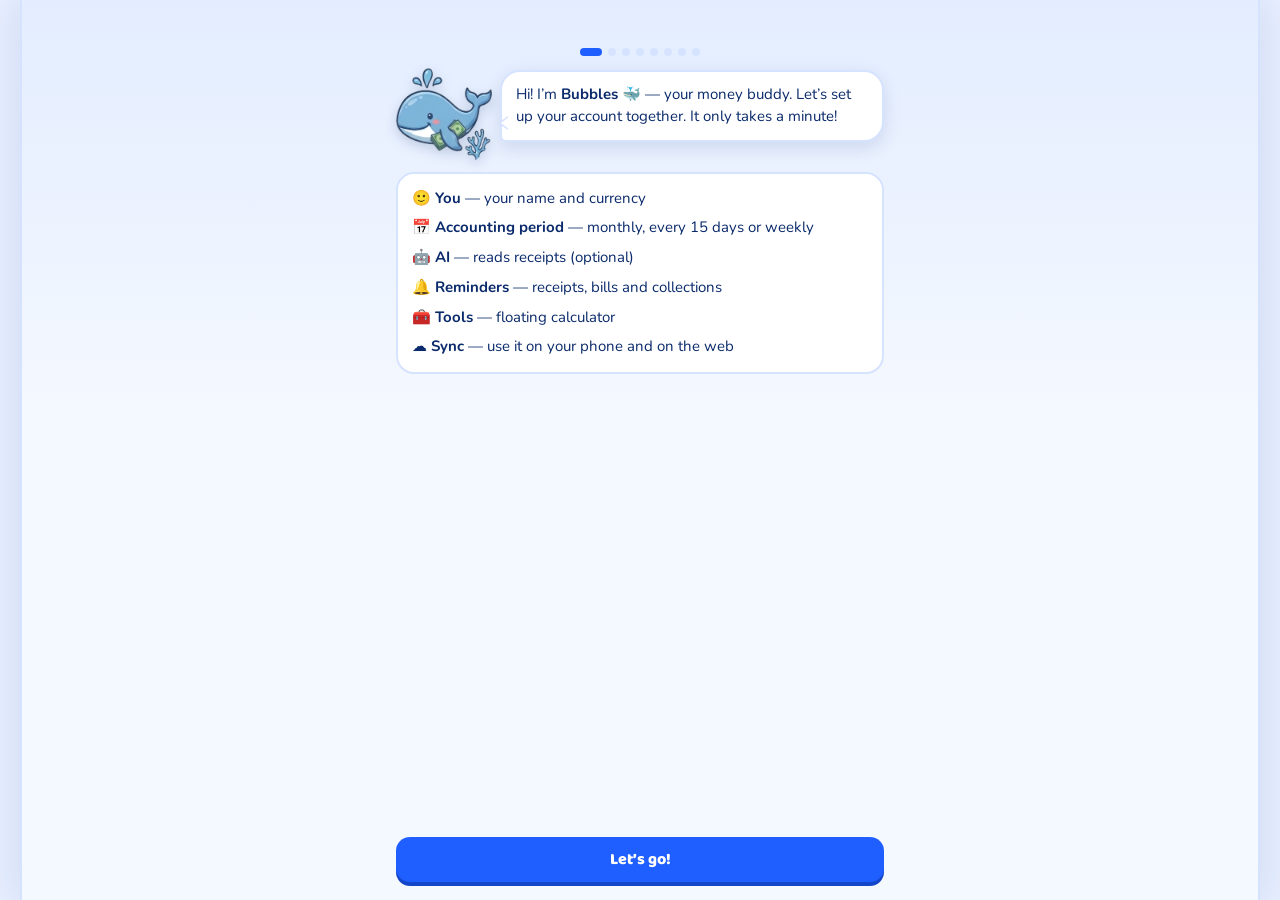
<file: index.html>
<!doctype html>
<html lang="en">
  <head>
    <meta charset="UTF-8" />
    <meta name="viewport" content="width=device-width, initial-scale=1, viewport-fit=cover, interactive-widget=resizes-content" />
    <meta name="theme-color" content="#1F5EFF" />
    <link rel="icon" type="image/png" href="./favicon.png" />
    <link rel="manifest" href="./manifest.webmanifest" />
    <link rel="apple-touch-icon" href="./icons/apple-touch-icon.png" />
    <meta name="mobile-web-app-capable" content="yes" />
    <meta name="apple-mobile-web-app-capable" content="yes" />
    <title>Budget Bubble</title>
    <link rel="preconnect" href="https://fonts.googleapis.com" />
    <link rel="preconnect" href="https://fonts.gstatic.com" crossorigin />
    <link href="https://fonts.googleapis.com/css2?family=Baloo+2:wght@500;600;700;800&family=Nunito:wght@500;600;700;800&display=swap" rel="stylesheet" />
    <script type="module" crossorigin src="./assets/index-CPr5eArC.js"></script>
    <link rel="stylesheet" crossorigin href="./assets/index-D7utLaLy.css">
  </head>
  <body>
    <div id="root"></div>
  </body>
</html>
</file>
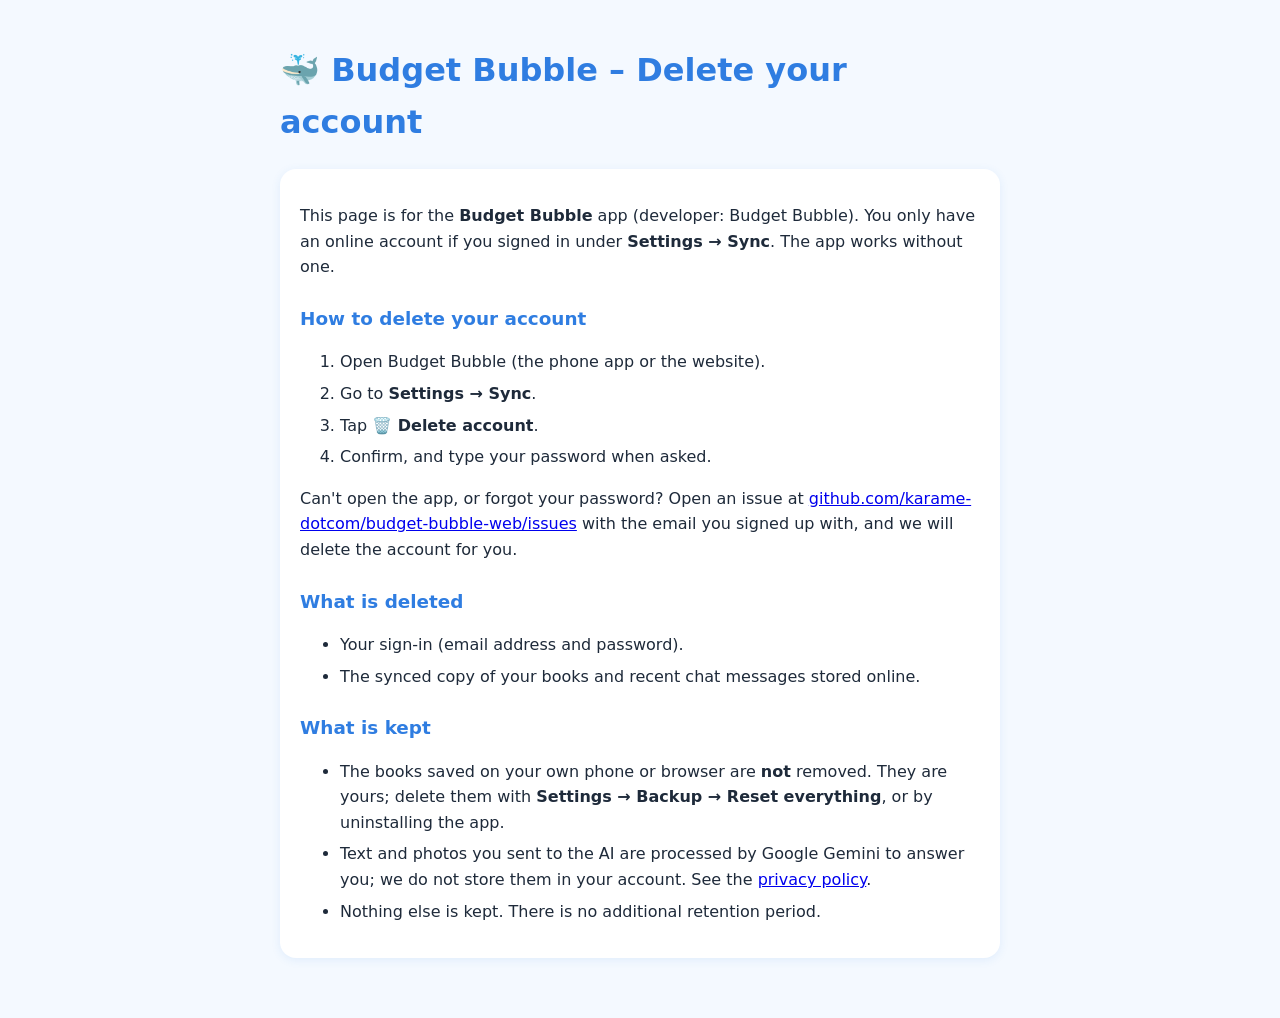
<file: delete-account.html>
<!DOCTYPE html>
<html lang="en">
<head>
<meta charset="utf-8">
<meta name="viewport" content="width=device-width, initial-scale=1">
<title>Budget Bubble – Delete your account</title>
<style>
body{font-family:system-ui,-apple-system,Segoe UI,Roboto,sans-serif;background:#f4f9ff;color:#1e2a3a;margin:0;line-height:1.6}
main{max-width:720px;margin:0 auto;padding:24px 18px 60px}
h1{color:#2f7de1}h2{margin-top:24px;color:#2f7de1;font-size:1.15rem}
.card{background:#fff;border-radius:16px;padding:18px 20px;box-shadow:0 2px 10px rgba(47,125,225,.1)}
li{margin:6px 0}
</style>
</head>
<body>
<main>
<h1>🐳 Budget Bubble – Delete your account</h1>
<div class="card">
<p>This page is for the <b>Budget Bubble</b> app (developer: Budget Bubble). You only have an online account if you signed in under <b>Settings → Sync</b>. The app works without one.</p>

<h2>How to delete your account</h2>
<ol>
<li>Open Budget Bubble (the phone app or the website).</li>
<li>Go to <b>Settings → Sync</b>.</li>
<li>Tap <b>🗑️ Delete account</b>.</li>
<li>Confirm, and type your password when asked.</li>
</ol>
<p>Can't open the app, or forgot your password? Open an issue at <a href="https://github.com/karame-dotcom/budget-bubble-web/issues">github.com/karame-dotcom/budget-bubble-web/issues</a> with the email you signed up with, and we will delete the account for you.</p>

<h2>What is deleted</h2>
<ul>
<li>Your sign-in (email address and password).</li>
<li>The synced copy of your books and recent chat messages stored online.</li>
</ul>

<h2>What is kept</h2>
<ul>
<li>The books saved on your own phone or browser are <b>not</b> removed. They are yours; delete them with <b>Settings → Backup → Reset everything</b>, or by uninstalling the app.</li>
<li>Text and photos you sent to the AI are processed by Google Gemini to answer you; we do not store them in your account. See the <a href="privacy.html">privacy policy</a>.</li>
<li>Nothing else is kept. There is no additional retention period.</li>
</ul>
</div>
</main>
</body>
</html>
</file>
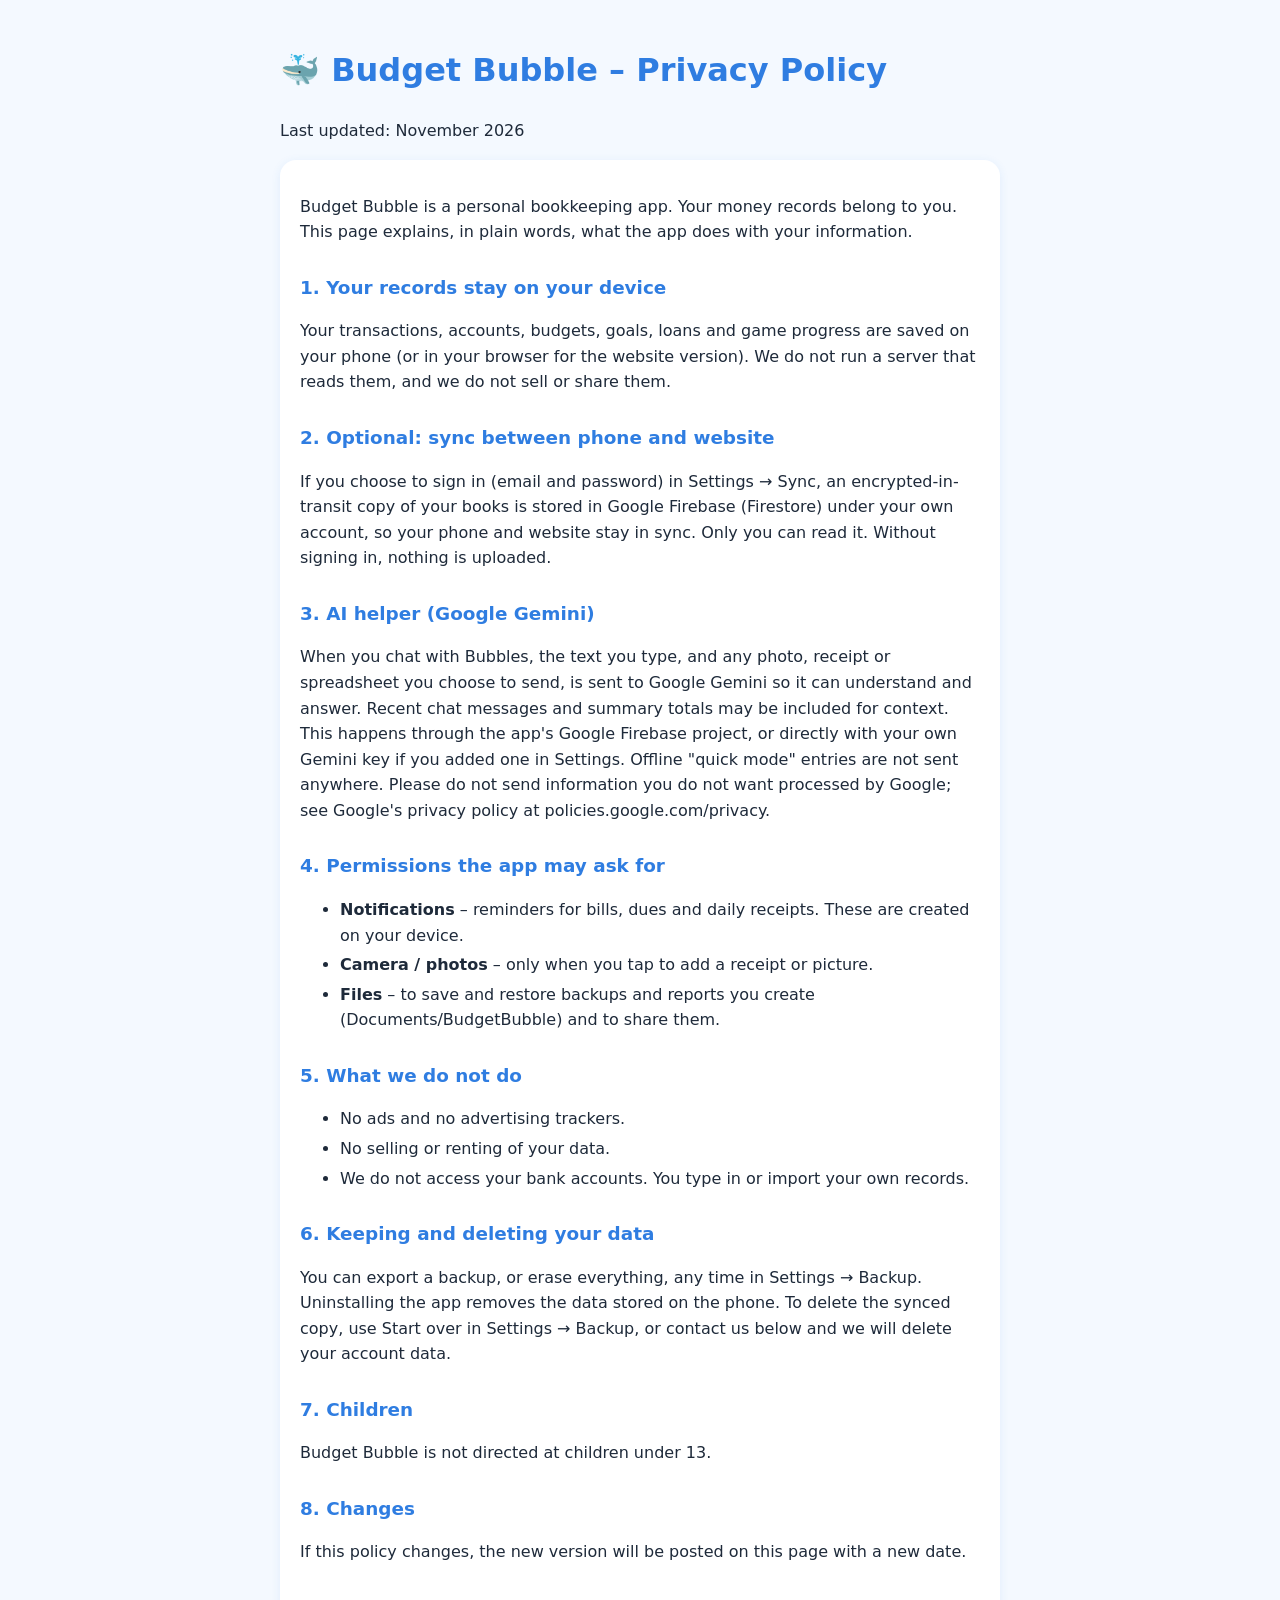
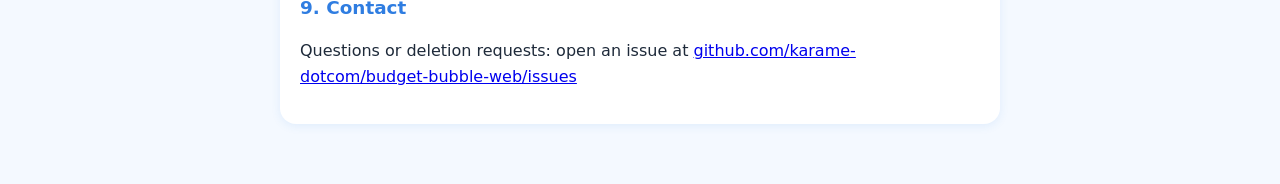
<file: privacy.html>
<!DOCTYPE html>
<html lang="en">
<head>
<meta charset="utf-8">
<meta name="viewport" content="width=device-width, initial-scale=1">
<title>Budget Bubble – Privacy Policy</title>
<style>
body{font-family:system-ui,-apple-system,Segoe UI,Roboto,sans-serif;background:#f4f9ff;color:#1e2a3a;margin:0;line-height:1.6}
main{max-width:720px;margin:0 auto;padding:24px 18px 60px}
h1{color:#2f7de1}h2{margin-top:28px;color:#2f7de1;font-size:1.15rem}
.card{background:#fff;border-radius:16px;padding:18px 20px;box-shadow:0 2px 10px rgba(47,125,225,.1)}
li{margin:4px 0}
</style>
</head>
<body>
<main>
<h1>🐳 Budget Bubble – Privacy Policy</h1>
<p>Last updated: November 2026</p>
<div class="card">
<p>Budget Bubble is a personal bookkeeping app. Your money records belong to you. This page explains, in plain words, what the app does with your information.</p>

<h2>1. Your records stay on your device</h2>
<p>Your transactions, accounts, budgets, goals, loans and game progress are saved on your phone (or in your browser for the website version). We do not run a server that reads them, and we do not sell or share them.</p>

<h2>2. Optional: sync between phone and website</h2>
<p>If you choose to sign in (email and password) in Settings → Sync, an encrypted-in-transit copy of your books is stored in Google Firebase (Firestore) under your own account, so your phone and website stay in sync. Only you can read it. Without signing in, nothing is uploaded.</p>

<h2>3. AI helper (Google Gemini)</h2>
<p>When you chat with Bubbles, the text you type, and any photo, receipt or spreadsheet you choose to send, is sent to Google Gemini so it can understand and answer. Recent chat messages and summary totals may be included for context. This happens through the app's Google Firebase project, or directly with your own Gemini key if you added one in Settings. Offline "quick mode" entries are not sent anywhere. Please do not send information you do not want processed by Google; see Google's privacy policy at policies.google.com/privacy.</p>

<h2>4. Permissions the app may ask for</h2>
<ul>
<li><b>Notifications</b> – reminders for bills, dues and daily receipts. These are created on your device.</li>
<li><b>Camera / photos</b> – only when you tap to add a receipt or picture.</li>
<li><b>Files</b> – to save and restore backups and reports you create (Documents/BudgetBubble) and to share them.</li>
</ul>

<h2>5. What we do not do</h2>
<ul>
<li>No ads and no advertising trackers.</li>
<li>No selling or renting of your data.</li>
<li>We do not access your bank accounts. You type in or import your own records.</li>
</ul>

<h2>6. Keeping and deleting your data</h2>
<p>You can export a backup, or erase everything, any time in Settings → Backup. Uninstalling the app removes the data stored on the phone. To delete the synced copy, use Start over in Settings → Backup, or contact us below and we will delete your account data.</p>

<h2>7. Children</h2>
<p>Budget Bubble is not directed at children under 13.</p>

<h2>8. Changes</h2>
<p>If this policy changes, the new version will be posted on this page with a new date.</p>

<h2>9. Contact</h2>
<p>Questions or deletion requests: open an issue at <a href="https://github.com/karame-dotcom/budget-bubble-web/issues">github.com/karame-dotcom/budget-bubble-web/issues</a></p>
</div>
</main>
</body>
</html>
</file>
<file: assets/index-D7utLaLy.css>
:root{--blue: #1f5eff;--blue-press: #1446c9;--deep: #0a2a6b;--sky: #e3edff;--ice: #f4f8ff;--white: #ffffff;--line: #d6e3ff;--muted: #5b6f99;--coin: #ffc23d;--coin-dark: #d99a12;--coral: #ff5a5f;--mint: #12b981;--display: "Baloo 2", "Nunito", system-ui, sans-serif;--body: "Nunito", system-ui, -apple-system, "Segoe UI", Roboto, sans-serif;color-scheme:light}*{box-sizing:border-box;-webkit-tap-highlight-color:transparent}html,body,#root{height:100%;margin:0}body{background:var(--ice);color:var(--deep);font-family:var(--body);font-size:15px;line-height:1.45}button,input,select,textarea{font:inherit;color:inherit}button{cursor:pointer;border:0;background:none}:focus-visible{outline:3px solid var(--coin);outline-offset:2px}@media (prefers-reduced-motion: reduce){*{animation:none!important;transition:none!important}}.app{height:100%;display:flex;flex-direction:column;max-width:560px;margin:0 auto;background:var(--ice);position:relative;overflow:hidden}.hud{background:var(--blue);color:var(--white);padding:calc(env(safe-area-inset-top,0px) + 6px) 16px 18px;position:relative;flex-shrink:0}.hud:after{content:"";position:absolute;left:0;right:0;bottom:-1px;height:14px;background:var(--ice);-webkit-mask:radial-gradient(14px 10px at 14px 0,transparent 98%,#000) 0 0 / 28px 14px repeat-x;mask:radial-gradient(14px 10px at 14px 0,transparent 98%,#000) 0 0 / 28px 14px repeat-x}.hud-row{display:flex;align-items:center;gap:10px}.lvl{width:46px;height:46px;border-radius:14px;background:var(--white);color:var(--blue);display:grid;place-items:center;font-family:var(--display);font-weight:800;font-size:22px;line-height:1;box-shadow:0 4px 0 var(--blue-press);flex-shrink:0}.lvl small{display:block;font-size:10px;font-weight:800;letter-spacing:.5px;margin-bottom:-2px;opacity:.75;text-align:center}.hud-mid{flex:1;min-width:0}.hud-title{font-family:var(--display);font-weight:700;font-size:22px;line-height:1.1;white-space:nowrap;overflow:hidden;text-overflow:ellipsis}.xpbar{margin-top:6px;height:12px;border-radius:99px;background:#ffffff40;overflow:hidden;position:relative}.xpbar>i{position:absolute;inset:0 auto 0 0;background:var(--coin);border-radius:99px;transition:width .6s cubic-bezier(.2,1.4,.4,1);box-shadow:inset 0 -3px 0 var(--coin-dark)}.xptext{font-size:11px;font-weight:700;opacity:.9;margin-top:3px}.pill{display:inline-flex;align-items:center;gap:4px;background:#ffffff2e;border-radius:99px;padding:5px 10px;font-weight:800;font-family:var(--display);font-size:16px}.icon-btn{width:38px;height:38px;border-radius:12px;background:#ffffff2e;display:grid;place-items:center;font-size:18px}.quests{display:flex;gap:6px;padding:10px 12px 4px;overflow-x:auto;flex-shrink:0;scrollbar-width:none}.quest{flex:1 0 auto;display:flex;align-items:center;gap:6px;background:var(--white);border:2px solid var(--line);border-radius:12px;padding:6px 10px;font-size:12px;font-weight:700;color:var(--muted);white-space:nowrap}.quest.done{border-color:var(--mint);color:var(--mint);background:#eafaf3}.quest b{font-family:var(--display);color:var(--coin-dark)}.content{flex:1;overflow-y:auto;padding:12px 14px 20px;-webkit-overflow-scrolling:touch}.screen-title{font-family:var(--display);font-weight:800;font-size:26px;margin:4px 2px 12px;line-height:1.1}.sub{color:var(--muted);font-size:13px}.section-h{font-family:var(--display);font-weight:700;font-size:18px;margin:20px 2px 8px}.card{background:var(--white);border:2px solid var(--line);border-radius:18px;padding:14px}.card+.card{margin-top:10px}.tap{width:100%;text-align:left;display:block;transition:transform .08s}.tap:active{transform:scale(.98)}.big-num{font-family:var(--display);font-weight:800;font-size:34px;line-height:1.05;letter-spacing:-.5px}.mid-num{font-family:var(--display);font-weight:800;font-size:22px;line-height:1.1}.pos{color:var(--mint)}.neg{color:var(--coral)}.row{display:flex;align-items:center;gap:10px}.between{justify-content:space-between}.grow{flex:1;min-width:0}.ellipsis{white-space:nowrap;overflow:hidden;text-overflow:ellipsis}.emoji-tile{width:42px;height:42px;border-radius:13px;background:var(--sky);display:grid;place-items:center;font-size:21px;flex-shrink:0}.hero-balance{background:var(--deep);color:var(--white);border-color:var(--deep)}.hero-balance .sub{color:#a9bfee}.two{display:grid;grid-template-columns:1fr 1fr;gap:10px;margin-top:10px}.two .card{margin:0}.chev{color:var(--muted);font-weight:800}.bar{height:14px;border-radius:99px;background:var(--sky);overflow:hidden;margin-top:8px}.bar>i{display:block;height:100%;border-radius:99px;background:var(--blue);transition:width .5s}.bar.warn>i{background:var(--coin)}.bar.over>i{background:var(--coral)}.list-item{display:flex;align-items:center;gap:10px;padding:11px 2px;border-bottom:1px solid var(--line)}.list-item:last-child{border-bottom:0}.btn{display:inline-flex;align-items:center;justify-content:center;gap:6px;padding:11px 18px;border-radius:14px;background:var(--blue);color:var(--white);font-weight:800;font-family:var(--display);font-size:16px;box-shadow:0 4px 0 var(--blue-press);transition:transform .06s,box-shadow .06s}.btn:active{transform:translateY(3px);box-shadow:0 1px 0 var(--blue-press)}.btn.ghost{background:var(--white);color:var(--blue);border:2px solid var(--line);box-shadow:0 4px 0 var(--line)}.btn.gold{background:var(--coin);color:var(--deep);box-shadow:0 4px 0 var(--coin-dark)}.btn.danger{background:var(--white);color:var(--coral);border:2px solid #ffd0d1;box-shadow:0 4px #ffd0d1}.btn.small{padding:7px 12px;font-size:14px;border-radius:11px}.btn.block{width:100%}.btn:disabled{opacity:.5}.nav{display:grid;grid-template-columns:repeat(5,1fr);background:var(--white);border-top:2px solid var(--line);padding:6px 6px calc(env(safe-area-inset-bottom,0px) + 6px);flex-shrink:0}.nav button{display:flex;flex-direction:column;align-items:center;gap:1px;padding:6px 0;border-radius:14px;font-size:11px;font-weight:800;color:var(--muted)}.nav button span{font-size:22px;line-height:1.1;transition:transform .15s}.nav button.on{color:var(--blue);background:var(--sky)}.nav button.on span{transform:translateY(-2px) scale(1.12)}.nav .dot{position:absolute}.chat{display:flex;flex-direction:column;gap:10px}.msg{max-width:86%;padding:10px 13px;border-radius:18px;white-space:pre-wrap;word-wrap:break-word}.msg.user{align-self:flex-end;background:var(--blue);color:var(--white);border-bottom-right-radius:6px}.msg.ai{align-self:flex-start;background:var(--white);border:2px solid var(--line);border-bottom-left-radius:6px}.msg.err{border-color:#ffd0d1;background:#fff6f6}.who{display:flex;align-items:center;gap:6px;font-size:12px;font-weight:800;color:var(--blue);margin-bottom:2px}.thumbs{display:flex;gap:6px;flex-wrap:wrap;margin-bottom:6px}.thumbs img{width:64px;height:64px;object-fit:cover;border-radius:10px;border:2px solid rgba(255,255,255,.6)}.file-chip{font-size:12px;background:#fff3;border-radius:8px;padding:4px 8px}.action-cards{display:flex;flex-direction:column;gap:6px;margin-top:8px}.action-card{display:flex;gap:8px;align-items:center;background:var(--ice);border:1.5px solid var(--line);border-radius:12px;padding:7px 9px}.action-card .t{font-weight:800;font-size:14px}.action-card .d{font-size:12px;color:var(--muted)}.undo{margin-top:6px;font-size:12px;font-weight:800;color:var(--coral)}.typing{display:inline-flex;gap:4px}.typing i{width:7px;height:7px;border-radius:50%;background:var(--blue);animation:bob 1s infinite}.typing i:nth-child(2){animation-delay:.15s}.typing i:nth-child(3){animation-delay:.3s}@keyframes bob{0%,to{transform:translateY(0);opacity:.4}50%{transform:translateY(-4px);opacity:1}}.composer{flex-shrink:0;background:var(--white);border-top:2px solid var(--line);padding:8px 10px}.chips{display:flex;gap:6px;overflow-x:auto;padding-bottom:8px;scrollbar-width:none}.chip{flex-shrink:0;padding:6px 11px;border-radius:99px;background:var(--sky);color:var(--deep);font-weight:700;font-size:13px}.chip.gold{background:#fff3d3;color:#8a5d00}.compose-row{display:flex;gap:8px;align-items:flex-end}.compose-row textarea{flex:1;resize:none;border:2px solid var(--line);border-radius:16px;padding:10px 12px;max-height:120px;background:var(--ice);outline:none}.compose-row textarea:focus{border-color:var(--blue)}.round{width:46px;height:46px;border-radius:15px;display:grid;place-items:center;font-size:20px;flex-shrink:0}.round.attach{background:var(--sky)}.round.send{background:var(--blue);color:#fff;box-shadow:0 3px 0 var(--blue-press)}.pending-files{display:flex;gap:6px;padding-bottom:8px;overflow-x:auto}.pending-files .pf{position:relative}.pending-files img,.pending-files .doc{width:54px;height:54px;border-radius:10px;object-fit:cover;border:2px solid var(--line);display:grid;place-items:center;background:var(--sky);font-size:11px;font-weight:800}.pending-files .x{position:absolute;top:-6px;right:-6px;width:20px;height:20px;border-radius:50%;background:var(--deep);color:#fff;font-size:11px;display:grid;place-items:center}.sheet{position:absolute;top:0;right:0;bottom:0;left:0;background:var(--ice);z-index:20;display:flex;flex-direction:column;animation:slideIn .22s ease-out}@keyframes slideIn{0%{transform:translate(30px);opacity:0}to{transform:none;opacity:1}}.sheet-head{display:flex;align-items:center;gap:8px;padding:calc(env(safe-area-inset-top,0px) + 12px) 12px 10px;background:var(--white);border-bottom:2px solid var(--line)}.sheet-head h2{font-family:var(--display);font-size:20px;margin:0;flex:1}.back{width:40px;height:40px;border-radius:12px;background:var(--sky);font-size:18px;font-weight:800;color:var(--blue)}.field{display:block;margin-bottom:12px}.field>span{display:block;font-size:13px;font-weight:800;margin-bottom:4px}.field input,.field select,.field textarea{width:100%;border:2px solid var(--line);border-radius:12px;padding:10px 12px;background:var(--white);outline:none}.field input:focus,.field select:focus{border-color:var(--blue)}.field small{display:block;color:var(--muted);font-size:12px;margin-top:3px}.toggle{display:flex;align-items:center;justify-content:space-between;gap:12px;padding:10px 0}.toggle input{width:46px;height:26px;-webkit-appearance:none;-moz-appearance:none;appearance:none;background:var(--line);border-radius:99px;position:relative;transition:background .2s;flex-shrink:0}.toggle input:after{content:"";position:absolute;top:3px;left:3px;width:20px;height:20px;border-radius:50%;background:#fff;transition:transform .2s;box-shadow:0 1px 2px #0a2a6b4d}.toggle input:checked{background:var(--blue)}.toggle input:checked:after{transform:translate(20px)}.tabs2{display:flex;background:var(--sky);border-radius:14px;padding:4px;gap:4px;margin-bottom:12px}.tabs2 button{flex:1;padding:8px;border-radius:11px;font-weight:800;font-size:14px;color:var(--muted)}.tabs2 button.on{background:var(--white);color:var(--blue)}.badge-grid{display:grid;grid-template-columns:repeat(4,1fr);gap:8px}.badge{text-align:center;background:var(--white);border:2px solid var(--line);border-radius:14px;padding:8px 4px;font-size:10px;font-weight:800}.badge .e{font-size:26px;display:block}.badge.locked{opacity:.35;filter:grayscale(1)}.empty{text-align:center;padding:26px 12px;color:var(--muted)}.empty .e{font-size:42px}.toast{position:absolute;left:50%;top:96px;transform:translate(-50%);background:var(--coin);color:var(--deep);font-family:var(--display);font-weight:800;padding:8px 16px;border-radius:99px;box-shadow:0 4px 0 var(--coin-dark);z-index:40;white-space:nowrap;animation:pop 1.8s forwards;pointer-events:none}@keyframes pop{0%{opacity:0;transform:translate(-50%,10px) scale(.8)}12%{opacity:1;transform:translate(-50%) scale(1.06)}20%{transform:translate(-50%) scale(1)}80%{opacity:1}to{opacity:0;transform:translate(-50%,-16px)}}.overlay{position:absolute;top:0;right:0;bottom:0;left:0;background:#0a2a6b8c;z-index:50;display:grid;place-items:center;padding:24px}.levelup{background:var(--white);border-radius:26px;padding:26px 20px 20px;text-align:center;width:100%;max-width:340px;animation:bounceIn .5s cubic-bezier(.2,1.5,.4,1)}.levelup .big{font-size:64px;line-height:1}@keyframes bounceIn{0%{transform:scale(.6);opacity:0}to{transform:none;opacity:1}}.confetti{position:absolute;top:0;right:0;bottom:0;left:0;pointer-events:none;overflow:hidden;z-index:51}.confetti i{position:absolute;top:-20px;font-style:normal;font-size:22px;animation:fall 2.2s linear forwards}@keyframes fall{to{transform:translateY(110vh) rotate(540deg)}}.notice{background:#fff3d3;border:2px solid #ffe2a1;border-radius:14px;padding:10px 12px;font-size:13px;font-weight:600;margin-bottom:10px}.sheet-pills{display:flex;flex-direction:column;gap:6px;padding-bottom:8px}.sheet-pill{display:flex;align-items:center;gap:6px;background:#e8f8f1;border:2px solid #b6ebd5;color:#0b6b4a;border-radius:12px;padding:5px 6px 5px 10px;font-size:13px;font-weight:800}.sheet-pill .ellipsis{flex:1;min-width:0}.sheet-pill button{width:24px;height:24px;border-radius:8px;background:#0b6b4a1f;font-size:11px;flex-shrink:0}.report-card{margin-top:8px;background:var(--ice);border:2px solid var(--line);border-radius:14px;padding:10px}.report-card .t{font-weight:800;font-size:14px}.report-card .d{font-size:12px;color:var(--muted)}.report-kv{margin-top:8px;font-size:13px;display:grid;gap:2px}.report-table{margin-top:8px;overflow-x:auto}.report-table table{border-collapse:collapse;font-size:12px;width:100%}.report-table th{background:var(--blue);color:#fff;text-align:left;padding:4px 6px;white-space:nowrap}.report-table td{padding:4px 6px;border-bottom:1px solid var(--line);white-space:nowrap;max-width:140px;overflow:hidden;text-overflow:ellipsis}.buddy{display:flex;align-items:center;gap:10px;background:var(--white);border:2px solid var(--line);border-radius:18px;padding:10px 12px}.buddy-icon{width:48px;height:48px;border-radius:16px;background:var(--blue);display:grid;place-items:center;font-size:28px;flex-shrink:0;box-shadow:0 3px 0 var(--blue-press);animation:wobble 3s ease-in-out infinite}@keyframes wobble{0%,to{transform:rotate(0)}50%{transform:rotate(-6deg) translateY(-2px)}}.buddy-bubble{display:flex;flex-direction:column;gap:1px;text-align:left;font-size:14px;line-height:1.3}.buddy-bubble .sub{font-size:11px}.city-head{display:flex;align-items:center;gap:10px;margin-bottom:10px}.coin-purse{background:var(--coin);color:var(--deep);font-family:var(--display);font-weight:800;font-size:20px;padding:6px 14px;border-radius:99px;box-shadow:0 3px 0 var(--coin-dark);white-space:nowrap}.city-map{display:grid;width:100%;border-radius:18px;overflow:hidden;border:4px solid #4fa63b;box-shadow:0 5px #3b8a2c;background:#8fd16f}.tile{position:relative;padding:0;border:0;display:grid;place-items:center;overflow:visible}.tile.g1{background:#8fd16f}.tile.g2{background:#86c965}.tile.can:after{content:"";position:absolute;top:3px;right:3px;bottom:3px;left:3px;border:2px dashed rgba(255,255,255,.75);border-radius:6px;pointer-events:none}.tile.doomed{filter:saturate(.6) brightness(1.05)}.tile.doomed:after{content:"";position:absolute;top:2px;right:2px;bottom:2px;left:2px;border:2px solid var(--coral);border-radius:6px}.tile.pop .bld,.tile.pop .road{animation:build .45s cubic-bezier(.2,1.6,.4,1)}@keyframes build{0%{transform:scale(.2) translateY(30%);opacity:0}to{transform:none;opacity:1}}.bld{line-height:1;filter:drop-shadow(0 3px 0 rgba(30,70,20,.35));position:relative;z-index:1}.road{position:absolute;top:0;right:0;bottom:0;left:0}.road i{position:absolute;background:#5d6680}.road .rc{left:28%;top:28%;width:44%;height:44%;border-radius:3px}.road .ra.n{left:28%;top:0;width:44%;height:50%}.road .ra.s{left:28%;bottom:0;width:44%;height:50%}.road .ra.w{top:28%;left:0;height:44%;width:50%}.road .ra.e{top:28%;right:0;height:44%;width:50%}.city-msg{min-height:40px;margin:10px 2px 6px;font-weight:700;font-size:14px}.palette{display:flex;gap:6px;overflow-x:auto;padding:2px 2px 8px;scrollbar-width:none}.tool{flex-shrink:0;width:76px;display:flex;flex-direction:column;align-items:center;gap:1px;padding:8px 4px 6px;border-radius:14px;background:var(--white);border:2px solid var(--line);font-size:11px;font-weight:800;line-height:1.15;text-align:center}.tool .ti{font-size:26px;line-height:1.1}.tool small{font-size:10px;color:var(--coin-dark);font-weight:800}.tool.on{border-color:var(--blue);background:var(--sky);box-shadow:0 3px 0 var(--blue)}.tool.locked{opacity:.5}.tool.poor small{color:var(--coral)}.nav button{font-size:10.5px}.books-check{display:flex;gap:8px;align-items:flex-start;margin-top:12px;padding:10px 12px;border-radius:14px;font-size:12px;line-height:1.35}.books-check.ok{background:#e8f8f1;border:2px solid #b6ebd5;color:#0b6b4a}.books-check.bad{background:#fff3d3;border:2px solid #ffe2a1;color:#8a5d00}.ask-card{margin-top:8px;background:#fff8e6;border:2px solid #ffe2a1;border-radius:14px;padding:10px}.ask-card .q{font-weight:800;font-size:14px;margin-bottom:8px;display:flex;gap:8px;align-items:center}.ask-card .q img{width:40px;height:40px;border-radius:8px;object-fit:cover}.ask-opts{display:flex;flex-direction:column;gap:6px}.ask-opts button{text-align:left;background:var(--white);border:2px solid var(--line);border-radius:12px;padding:8px 10px;font-weight:800;font-size:13px;box-shadow:0 2px 0 var(--line)}.ask-opts button:active{transform:translateY(2px);box-shadow:none}.ask-done{margin-top:8px;font-size:12px;font-weight:800;color:var(--mint)}.city-frame{border-radius:24px;overflow:hidden;border:3px solid #c9e7c2;box-shadow:0 6px #b3dcab;background:#d8f3d2}.sky{position:relative;height:92px;background:linear-gradient(#cfe6ff,#fde2f0 80%);overflow:hidden}.sky .sun{position:absolute;right:14px;top:6px;animation:sunbob 4s ease-in-out infinite}.sky .sun .rays{transform-origin:50px 50px;animation:spin 24s linear infinite}@keyframes sunbob{0%,to{transform:translateY(0)}50%{transform:translateY(-4px)}}.sky .cloud{position:absolute;animation:drift linear infinite}.sky .cloud.c0{top:10px;animation-duration:38s;animation-delay:-6s}.sky .cloud.c1{top:30px;animation-duration:52s;animation-delay:-30s}.sky .cloud.c2{top:4px;animation-duration:64s;animation-delay:-48s;opacity:.85}@keyframes drift{0%{transform:translate(-80px)}to{transform:translate(620px)}}.sky .hills{position:absolute;left:0;right:0;bottom:-1px;width:100%;height:42px}.city-map{border:0;border-radius:0;box-shadow:none;background:#d8f3d2}.tile.g1{background:#d8f3d2}.tile.g2{background:#cfeec8}.tile .tuft{position:absolute;width:22%;height:12%;left:38%;top:48%;border-radius:50% 50% 0 0;background:radial-gradient(circle at 25% 100%,#a9dfa1 40%,transparent 42%),radial-gradient(circle at 75% 100%,#a9dfa1 40%,transparent 42%),radial-gradient(circle at 50% 80%,#b8e8b1 45%,transparent 47%)}.tile.can:after{border:2px dashed rgba(255,255,255,.95);border-radius:12px;top:4px;right:4px;bottom:4px;left:4px}.tile.doomed:after{border-color:#ff9fb8;border-radius:12px}.road i{background:#e7e0f2}.road .rc{border-radius:30%}.road .ra.n,.road .ra.s{box-shadow:inset 2px 0 #d6cde8,inset -2px 0 #d6cde8}.road .ra.w,.road .ra.e{box-shadow:inset 0 2px #d6cde8,inset 0 -2px #d6cde8}.bld{position:absolute;left:50%;bottom:2%;transform:translate(-50%);display:block;line-height:0;filter:none;z-index:1;pointer-events:none}.tile.pop .bld{animation:plop .55s cubic-bezier(.2,1.7,.4,1)}@keyframes plop{0%{transform:translate(-50%) scale(.2)}55%{transform:translate(-50%) scale(1.15,.85)}80%{transform:translate(-50%) scale(.95,1.05)}to{transform:translate(-50%) scale(1)}}.spr{overflow:visible;display:block}.spr.breathe{transform-origin:50% 94%;animation:breathe 3.2s ease-in-out infinite}.spr.sway{transform-origin:50% 92%;animation:sway 3.8s ease-in-out infinite}@keyframes breathe{0%,to{transform:scale(1)}50%{transform:scale(1.035,.965)}}@keyframes sway{0%,to{transform:rotate(-2.5deg)}50%{transform:rotate(2.5deg)}}.eye{transform-box:fill-box;transform-origin:center;animation:blink 5.5s infinite;animation-delay:var(--blink-delay, 0s)}@keyframes blink{0%,94%,to{transform:scaleY(1)}96%{transform:scaleY(.1)}}.spin{transform-origin:50px 48px;animation:spin 16s linear infinite}@keyframes spin{to{transform:rotate(360deg)}}.flag{transform-box:fill-box;transform-origin:left center;animation:flap 1.6s ease-in-out infinite}@keyframes flap{0%,to{transform:skewY(0)}50%{transform:skewY(8deg) scaleX(.9)}}.water{transform-origin:50px 76px;animation:splash 1.8s ease-in-out infinite}@keyframes splash{0%,to{transform:scaleY(1);opacity:1}50%{transform:scaleY(1.12);opacity:.8}}.bob{animation:bob2 2.6s ease-in-out infinite}@keyframes bob2{0%,to{transform:translateY(0)}50%{transform:translateY(-3px)}}.ripple{animation:ripple 2.4s ease-in-out infinite}@keyframes ripple{0%,to{opacity:.9}50%{opacity:.3}}.glow{animation:glow 2.2s ease-in-out infinite;transform-box:fill-box;transform-origin:center}@keyframes glow{0%,to{transform:scale(1)}50%{transform:scale(1.12)}}.steam{animation:ripple 2s ease-in-out infinite}.blinky{animation:ripple 1.2s ease-in-out infinite}.tool{border-radius:20px;background:#fffafc;border-color:#f0e3ee}.tool .ti{height:36px;display:grid;place-items:center}.tool.on{background:#fde7f1;border-color:#ff9fb8;box-shadow:0 3px #ff9fb8}.tool:active{transform:scale(.94)}.road-chip{display:block;width:32px;height:14px;border-radius:8px;background:#e7e0f2;border:2px solid #d6cde8}.coin-purse{background:#ffe9a8;box-shadow:0 3px #f2cf6a;border-radius:20px}.whale{overflow:visible;display:inline-block;vertical-align:middle}.whale.swim{animation:swim 3s ease-in-out infinite}@keyframes swim{0%,to{transform:translateY(0) rotate(-2deg)}50%{transform:translateY(-3px) rotate(2deg)}}.whale .spout{transform-origin:50px 22px;animation:spout 2.4s ease-in-out infinite}@keyframes spout{0%,60%,to{transform:scaleY(0);opacity:0}70%{transform:scaleY(1.1);opacity:1}90%{transform:scaleY(1);opacity:.8}}.buddy-icon{background:#e3f0ff;box-shadow:0 3px #bcd6f5;animation:none;border-radius:20px}.nav button{border-radius:18px}.nav button.on span{animation:hop .4s cubic-bezier(.2,1.8,.4,1)}@keyframes hop{0%{transform:translateY(0) scale(1)}50%{transform:translateY(-5px) scale(1.18)}to{transform:translateY(-2px) scale(1.12)}}.snapshot{margin-top:8px}.snapshot svg{display:block;border-radius:22px;box-shadow:0 0 0 2px var(--line);background:#fff}.msg.ai:has(.snapshot){max-width:94%}.gear-btn{background:#fff;box-shadow:0 3px 0 var(--blue-press);border-radius:14px}.cute-gear .gear-body{transform-origin:50px 50px;animation:spin 14s linear infinite}.gear-btn:active .cute-gear .gear-body{animation-duration:.6s}.gear-btn:active{transform:translateY(2px) scale(.95);box-shadow:0 1px 0 var(--blue-press)}.avatar{border-radius:50%;display:grid;place-items:center;font-family:var(--display);font-weight:800;color:var(--deep);border:2.5px solid #6b5b7b;flex-shrink:0}.loanbar.r>i{background:linear-gradient(90deg,#9be3a6,#12b981)}.loanbar.p>i{background:linear-gradient(90deg,#ffc8dd,#ff7a9a)}.loan-card .bar{margin-top:10px}.status-chip{font-size:11px;font-weight:800;padding:3px 8px;border-radius:99px;background:var(--sky);color:var(--blue);white-space:nowrap}.status-chip.late{background:#ffe8ef;color:#d0335f}.status-chip.soon{background:#fff3d3;color:#8a5d00}.status-chip.done{background:#e8f8f1;color:#0b8a5e}.loan-stats{display:grid;grid-template-columns:repeat(3,1fr);gap:8px;margin-top:10px}.loan-stats>div{background:var(--ice);border-radius:12px;padding:8px;display:flex;flex-direction:column;gap:2px}.loan-stats b{font-family:var(--display);font-size:16px}.timeline{padding:6px 14px}.tl-row{display:flex;gap:12px;padding:10px 0;position:relative}.tl-row:not(:last-child):before{content:"";position:absolute;left:6px;top:26px;bottom:-10px;width:2px;background:var(--line)}.tl-dot{width:14px;height:14px;border-radius:50%;background:var(--line);border:2.5px solid #fff;box-shadow:0 0 0 2px var(--line);margin-top:3px;flex-shrink:0}.tl-dot.pay{background:#9be3a6;box-shadow:0 0 0 2px #12b981}.save-bar{position:sticky;bottom:0;margin:18px -14px -20px;padding:10px 14px calc(env(safe-area-inset-bottom,0px) + 12px);background:linear-gradient(transparent,var(--ice) 30%)}.btn.gold:not(:disabled){animation:nudge 2.4s ease-in-out infinite}@keyframes nudge{0%,85%,to{transform:none}90%{transform:translateY(-2px)}95%{transform:translateY(1px)}}.remarks{display:block;width:100%;text-align:left;margin-top:10px;padding:8px 10px;border-radius:12px;background:#fff8e6;color:#8a5d00;font-size:13px;font-weight:700}.statement{padding:16px}.st-title{font-family:var(--display);font-weight:800;font-size:20px}.st-head{margin:14px 0 4px;font-size:11px;font-weight:900;letter-spacing:.6px;text-transform:uppercase;color:var(--blue)}.st-line{display:flex;justify-content:space-between;gap:10px;padding:5px 0;font-size:14px}.st-line.indent{padding-left:12px;color:var(--deep);border-bottom:1px dashed var(--line)}.st-line.strong{font-weight:900;border-top:2px solid var(--deep);margin-top:2px}.st-line span:last-child{font-variant-numeric:tabular-nums;white-space:nowrap}.st-total{display:flex;justify-content:space-between;align-items:center;gap:8px;margin-top:14px;padding:12px;border-radius:14px;font-weight:900;font-family:var(--display);font-size:16px}.st-total.good{background:#e8f8f1;color:#0b8a5e}.st-total.bad{background:#ffe8ef;color:#d0335f}.stmt-btns{display:grid;grid-template-columns:1fr 1fr;gap:10px;margin-top:10px}.stmt-btns button{display:flex;flex-direction:column;align-items:flex-start;gap:2px;text-align:left}.pill.card-pill{background:#ff9fb84d}.kind-tag{font-size:10px;font-weight:800;color:var(--muted);background:var(--sky);padding:2px 6px;border-radius:99px;vertical-align:middle}.gear-btn{padding:0;display:grid;place-items:center}.cute-gear{display:block;margin:0 auto}.nav button span{height:32px;display:grid;place-items:center}.nav .nav-ico{filter:saturate(.55) opacity(.75);transition:filter .2s}.nav button.on .nav-ico{filter:none}.savings-hero{background:linear-gradient(160deg,#e8f8f1,#f4fbff 70%);border-color:#b6ebd5}.sav-label{font-weight:900;color:#0b6b4a}.sav-link{font-weight:800;color:#0b6b4a;font-size:13px}.sav-amount{display:block;color:#0b8a5e;margin-top:2px;text-align:left}.sav-bar{background:#fff;height:14px}.sav-bar>i{background:linear-gradient(90deg,#9be3a6,#12b981)}.sav-tip{margin-top:10px;background:#fff;border-radius:12px;padding:9px 11px;font-size:13px;line-height:1.4}.bar.inc>i{background:linear-gradient(90deg,#9be3a6,#12b981)}.debt-form{border-color:var(--blue)}.debt-form .two .field{margin-bottom:12px}button.st-line{width:100%;text-align:left}button.st-line .chev{font-size:12px}.snap-tap{cursor:pointer}.snap-tap:active{opacity:.7}.city-map{touch-action:none;user-select:none;-webkit-user-select:none}.tool{touch-action:pan-x;user-select:none;-webkit-user-select:none}.drag-ghost{position:fixed;z-index:60;pointer-events:none;transform:translate(-50%,-78%) rotate(-4deg);filter:drop-shadow(0 8px 6px rgba(10,42,107,.25));animation:wiggle .5s ease-in-out infinite alternate}@keyframes wiggle{0%{transform:translate(-50%,-78%) rotate(-5deg)}to{transform:translate(-50%,-82%) rotate(5deg)}}.tile.drop-ok:after{content:"";position:absolute;top:3px;right:3px;bottom:3px;left:3px;border-radius:12px;background:#ffffff8c;border:2px solid #fff}.tile.drop-bad:after{content:"";position:absolute;top:3px;right:3px;bottom:3px;left:3px;border-radius:12px;background:#ff9fb866;border:2px solid #ff9fb8}.tile.lifting .bld{opacity:.35}.date-btn{width:100%;text-align:left;border:2px solid var(--line);border-radius:12px;padding:10px 12px;background:var(--white);font-weight:700}.date-btn.empty{color:var(--muted);font-weight:600}.date-overlay{z-index:70;align-items:end;padding:0}.cal{background:var(--white);width:100%;max-width:560px;border-radius:26px 26px 0 0;padding:16px 16px calc(env(safe-area-inset-bottom,0px) + 16px);animation:rise .25s ease-out}@keyframes rise{0%{transform:translateY(40px);opacity:0}to{transform:none;opacity:1}}.cal-head{display:flex;align-items:center;justify-content:space-between;font-family:var(--display);font-size:18px;margin-bottom:8px}.cal-nav{width:40px;height:40px;border-radius:12px;background:var(--sky);color:var(--blue);font-size:22px;font-weight:900}.cal-grid{display:grid;grid-template-columns:repeat(7,1fr);gap:4px;text-align:center}.cal-wd{font-size:11px;font-weight:800;color:var(--muted);padding:4px 0}.cal-day{aspect-ratio:1;border-radius:12px;font-weight:800;font-size:15px}.cal-day:active{background:var(--sky)}.cal-day.today{box-shadow:inset 0 0 0 2px var(--blue);color:var(--blue)}.cal-day.sel{background:var(--blue);color:#fff;box-shadow:0 3px 0 var(--blue-press)}.cal-quick{display:flex;flex-wrap:wrap;gap:6px;margin-top:10px}.cal-quick button{padding:6px 10px;border-radius:99px;background:var(--sky);font-size:12.5px;font-weight:800;color:var(--deep)}.goal-form{margin-top:10px;background:var(--ice);border-radius:14px;padding:10px}.limits-box{display:flex;flex-direction:column;gap:4px;background:var(--ice);border-radius:12px;padding:10px 12px;font-size:12.5px;color:var(--muted)}.limits-box b{color:var(--deep)}.layer{position:absolute;top:0;right:0;bottom:0;left:0;z-index:20;pointer-events:none}.layer>*{pointer-events:auto}.layer[aria-hidden=true]>*{pointer-events:none}.bill-row{padding:10px 2px;border-bottom:1px solid var(--line)}.bill-row:last-of-type{border-bottom:0}.bill-ico{width:36px;height:36px;border-radius:12px;background:var(--sky);display:grid;place-items:center;flex-shrink:0}.bill-row.late .bill-ico{background:#ffe8ef}.bill-row.soon .bill-ico,.bill-row.today .bill-ico{background:#fff3d3}.bill-row.paid .bill-ico{background:#e8f8f1}.bill-status.late{color:var(--coral);font-weight:800}.bill-status.soon,.bill-status.today{color:#a86f00;font-weight:800}.bill-status.paid{color:var(--mint);font-weight:700}.bill-pay{display:flex;flex-direction:column;gap:2px;margin-top:10px;padding:10px;background:var(--ice);border-radius:14px}.bill-pay .field{margin-bottom:8px}.bill-pay .new-acc{margin-top:8px}.planned-line{margin-top:6px;font-size:12.5px;font-weight:700;color:var(--blue);background:var(--sky);border-radius:10px;padding:6px 9px}.road-svg{position:absolute;top:0;right:0;bottom:0;left:0;width:100%;height:100%;display:block}.tile.pop .road-svg{animation:build .45s cubic-bezier(.2,1.6,.4,1)}.entry-row{cursor:pointer}.entry-row:active,.tl-row.tap:active,.action-card.tap:active{background:var(--sky);border-radius:12px}.edit-hint{font-weight:800;color:var(--blue)!important}.action-card.tap{cursor:pointer}.action-card.tap:after{content:"✏️";font-size:13px;opacity:.55}.dr-cr{display:grid;grid-template-columns:1fr 1fr;gap:8px;margin-top:10px}.dr-cr>div{background:var(--ice);border-radius:12px;padding:8px 10px;display:flex;flex-direction:column;gap:2px;font-size:13px}.dr-cr span{font-size:11px;font-weight:900;color:var(--blue);text-transform:uppercase;letter-spacing:.5px}.fold{padding:0;overflow:hidden}.fold+.fold{margin-top:10px}.fold-head{display:flex;align-items:center;gap:10px;width:100%;padding:12px 14px;background:none;border:0;font:inherit;color:inherit;text-align:left;cursor:pointer}.fold-head b{font-size:16px}.fold.open .fold-head{border-bottom:2px solid var(--line)}.fold-body{padding:14px}.card-others{margin-top:10px;padding-top:8px;border-top:2px dashed var(--line)}.xls-btn{flex:0 0 auto;width:42px;background:none;border:0;padding:2px;cursor:pointer;align-self:center;line-height:0;border-radius:10px}.xls-btn:disabled{opacity:.5}.xls-row{display:inline-flex;align-items:center;justify-content:center;gap:8px}.stats-block{margin-top:10px}.stats-block>.section-h:first-child{margin-top:18px}.bal-list{margin-top:8px;display:grid;gap:4px}.order-btn{width:32px;height:32px;background:var(--ice);color:var(--blue);font-size:13px;border:2px solid var(--line)}.order-btn:disabled{opacity:.35}.switch input{width:46px;height:26px;-webkit-appearance:none;-moz-appearance:none;appearance:none;background:var(--line);border-radius:99px;position:relative;transition:background .2s;flex-shrink:0;margin:0 0 0 4px;cursor:pointer}.switch input:after{content:"";position:absolute;top:3px;left:3px;width:20px;height:20px;border-radius:50%;background:#fff;transition:transform .2s;box-shadow:0 1px 2px #0a2a6b4d}.switch input:checked{background:var(--blue)}.switch input:checked:after{transform:translate(20px)}.stmt-btns .card+.card{margin-top:0}.xls-btn svg{display:block}.float-btn{position:absolute;right:14px;z-index:30;width:58px;height:58px;border-radius:50%;display:grid;place-items:center;background:var(--white);border:3px solid var(--blue);box-shadow:0 6px 16px #0a2a6b40;cursor:pointer;animation:rise .25s ease-out}.chat-float{bottom:calc(env(safe-area-inset-bottom,0px) + 86px)}.calc-float{bottom:calc(env(safe-area-inset-bottom,0px) + 152px);width:50px;height:50px;font-size:24px;border-color:#f79c87;right:18px}.calc-float.raised{bottom:calc(env(safe-area-inset-bottom,0px) + 200px)}.mini-backdrop{position:absolute;top:0;right:0;bottom:0;left:0;z-index:74;background:#0a2a6b40}.mini-chat{position:absolute;left:0;right:0;bottom:0;top:14%;z-index:75;background:var(--ice);border-radius:24px 24px 0 0;display:flex;flex-direction:column;overflow:hidden;box-shadow:0 -8px 24px #0a2a6b33;animation:rise .25s ease-out}.mini-head{display:flex;align-items:center;justify-content:space-between;padding:10px 14px;background:var(--white);border-bottom:2px solid var(--line);flex-shrink:0}.mini-min{width:36px;height:30px;border-radius:10px;background:var(--ice);border:2px solid var(--line);font-weight:900;color:var(--blue);cursor:pointer}.mini-body{flex:1;min-height:0;display:flex;flex-direction:column}.mini-body .content{min-height:0;overflow-y:auto;overscroll-behavior:contain}.calc-pop{position:absolute;right:12px;bottom:calc(env(safe-area-inset-bottom,0px) + 86px);z-index:36;width:250px;background:var(--white);border:2px solid var(--line);border-radius:22px;padding:12px;box-shadow:0 10px 28px #0a2a6b40;animation:rise .2s ease-out}.calc-pop.raised{bottom:calc(env(safe-area-inset-bottom,0px) + 150px)}.calc-screen{background:var(--ice);border-radius:14px;padding:8px 10px;text-align:right;margin-bottom:8px}.calc-expr{font-size:12px;color:var(--muted);min-height:16px}.calc-main{font-family:var(--display);font-size:26px;font-weight:800}.calc-live{font-size:13px;color:var(--blue);font-weight:800;min-height:18px}.calc-keys{display:grid;grid-template-columns:repeat(4,1fr);gap:6px}.calc-key{height:42px;border-radius:12px;background:var(--ice);border:2px solid var(--line);font-size:18px;font-weight:800;color:var(--deep);cursor:pointer}.calc-key.op{background:var(--sky);color:var(--blue)}.calc-key.clr{color:var(--coral)}.calc-key:active{transform:scale(.95)}@media (prefers-reduced-motion: reduce){.float-btn,.mini-chat,.calc-pop{animation:none}}@keyframes rise{0%{transform:translateY(16px);opacity:0}to{transform:none;opacity:1}}.chat-float{padding:0;overflow:hidden}.app-icon-img{width:100%;height:100%;object-fit:cover;display:block}.guide{display:flex;align-items:flex-end;gap:8px}.guide-whale{width:96px;height:auto;flex-shrink:0;filter:drop-shadow(0 4px 6px rgba(10,42,107,.18));animation:guideBob 3s ease-in-out infinite;transform-origin:50% 90%}.guide.small .guide-whale{width:74px}.guide-bubble{position:relative;flex:1;background:var(--white);border:2px solid var(--line);border-radius:20px 20px 20px 6px;padding:12px 14px;font-size:15px;line-height:1.45;box-shadow:0 6px 18px #0a2a6b1f;margin-bottom:18px}.guide-bubble:before{content:"";position:absolute;left:-11px;bottom:10px;border:7px solid transparent;border-right:10px solid var(--line)}.guide-bubble:after{content:"";position:absolute;left:-7px;bottom:11px;border:6px solid transparent;border-right:8px solid var(--white)}@keyframes guideBob{0%,to{transform:translateY(0) rotate(-2deg)}50%{transform:translateY(-6px) rotate(2deg)}}.setup{position:absolute;top:0;right:0;bottom:0;left:0;z-index:60;background:linear-gradient(180deg,#e3edff,var(--ice) 45%);overflow-y:auto;animation:rise .3s ease-out}.setup-inner{min-height:100%;display:flex;flex-direction:column;padding:calc(env(safe-area-inset-top,0px) + 18px) 16px calc(env(safe-area-inset-bottom,0px) + 18px);gap:12px;max-width:520px;margin:0 auto}.setup-dots{display:flex;justify-content:center;gap:6px}.setup-dots i{width:8px;height:8px;border-radius:99px;background:var(--line);transition:all .25s}.setup-dots i.done{background:#9ec0ff}.setup-dots i.on{width:22px;background:var(--blue)}.setup-card{margin-top:0}.setup-list{display:grid;gap:8px;font-size:15px}.setup-done{text-align:center;display:grid;gap:6px;padding:8px 0}.setup-done b{font-family:var(--display);font-size:20px;color:var(--blue)}.big-check{font-size:48px;animation:bounceIn .5s cubic-bezier(.2,1.6,.4,1)}.setup-btns{margin-top:auto;gap:8px}.tour{position:absolute;top:0;right:0;bottom:0;left:0;z-index:70}.tour-dim{position:absolute;top:0;right:0;bottom:0;left:0;background:#0a2a6b8c}.tour-spot{position:absolute;border-radius:18px;box-shadow:0 0 0 9999px #0a2a6b8c;outline:3px solid #ffd85c;outline-offset:2px;transition:all .3s ease;pointer-events:none;animation:spotPulse 1.6s ease-in-out infinite}@keyframes spotPulse{0%,to{outline-color:#ffd85c}50%{outline-color:#fff3b8}}.tour-guide{position:absolute;left:12px;right:12px;animation:rise .3s ease-out}.tour-guide.bottom{bottom:calc(env(safe-area-inset-bottom,0px) + 96px)}.tour-guide.top{top:calc(env(safe-area-inset-top,0px) + 20px)}.tour-btns{margin-top:10px;gap:8px}.tour-skip{background:none;border:0;color:var(--muted);font-weight:800;font-size:13px;cursor:pointer;padding:6px 2px}.tour-count{text-align:right;font-size:11px;color:var(--muted);font-weight:800;margin-top:4px}@media (prefers-reduced-motion: reduce){.guide-whale,.tour-spot,.setup,.tour-guide,.big-check{animation:none}}.link-btn{background:none;border:0;padding:4px 0 0;color:var(--blue);font-weight:800;cursor:pointer;text-align:left}.new-acc{margin-top:10px;padding:12px;border:2px dashed #9ec0ff;border-radius:16px;background:#f7faff}.card>.new-acc:first-child{margin-top:0;border:0;padding:0;background:none}.acc-on{background:var(--sky);border-radius:12px}.item-group+.item-group{border-top:1px solid var(--line)}.item-group-list{margin:0 0 6px 10px;padding-left:10px;border-left:3px solid var(--sky)}.item-group-list .list-item{padding:9px 2px}@media (min-width: 900px){body{background:#e6eeff}.app{max-width:1240px;display:grid;grid-template-columns:220px minmax(0,1fr);grid-template-rows:auto auto minmax(0,1fr) auto;grid-template-areas:"hud hud" "nav quests" "nav main" "nav composer";box-shadow:0 0 40px #0a2a6b1a}.hud{grid-area:hud;padding:10px 28px 18px;height:64px;box-sizing:border-box}.quests{grid-area:quests;padding:12px 28px 4px}.app>.content{grid-area:main}.app>.composer{grid-area:composer}.content{padding:20px max(28px,calc((100% - 780px)/2)) 40px}.composer{padding:10px max(28px,calc((100% - 780px)/2)) 14px}.nav{grid-area:nav;display:flex;flex-direction:column;gap:6px;padding:18px 12px;border-top:0;border-right:2px solid var(--line);align-self:stretch}.nav button{flex-direction:row;justify-content:flex-start;gap:12px;padding:10px 14px;font-size:15px;border-radius:16px}.nav button span{height:auto}.nav button:hover:not(.on){background:var(--ice);color:var(--deep)}.layer{left:220px;top:90px}.sheet{animation:none}.sheet-head{padding:14px max(20px,calc((100% - 780px)/2))}.tap:hover,.list-item.tap:hover{background:#f2f7ff}.btn:hover{filter:brightness(1.05)}.mini-backdrop{background:#0a2a6b1f}.mini-chat{top:0;left:auto;width:440px;border-radius:24px 0 0 24px}.mini-chat .content{padding:14px 16px 20px}.mini-chat .composer{padding:8px 12px}.float-btn{right:28px}.chat-float{bottom:28px}.calc-float{bottom:96px}.calc-float.raised{bottom:150px}.calc-pop{right:28px;bottom:28px}.calc-pop.raised{bottom:120px}.snapshot{max-width:460px}.content:has(>.city-frame){display:grid;align-content:start;column-gap:20px;padding-left:28px;padding-right:28px;grid-template-columns:min(58%,max(260px,calc(100vh - 300px))) minmax(0,1fr)}.content:has(>.city-frame)>.city-head{grid-column:1 / -1}.content:has(>.city-frame)>.city-frame{grid-column:1;grid-row:2 / span 3;align-self:start}.content:has(>.city-frame)>.city-msg{grid-column:2;grid-row:2;margin-top:0}.content:has(>.city-frame)>.palette{grid-column:2;grid-row:3;flex-wrap:wrap;overflow:visible;align-content:start}.content:has(>.city-frame)>.card{grid-column:2;grid-row:4;align-self:start}.tour-guide{left:calc(50% - 170px);right:auto;width:560px}.tour-guide.bottom{bottom:40px}.setup-inner{padding-top:48px}.toast{left:calc(50% + 110px)}}@media (min-width: 1240px){.app{border-left:2px solid var(--line);border-right:2px solid var(--line)}}.sync-box{background:var(--ice);border:2px solid var(--line);border-radius:14px;padding:10px 12px}.key-help{margin-top:8px}.key-help .btn{display:inline-block;text-decoration:none}.key-help ol{margin:8px 0 0;padding-left:20px;display:grid;gap:2px}.card-head{gap:10px;align-items:center;padding:0;background:none;text-align:left}.float-btn{opacity:.45;transition:opacity .2s ease,transform .15s ease;box-shadow:0 4px 10px #0a2a6b26}.float-btn:hover,.float-btn:focus-visible,.float-btn:active{opacity:1;box-shadow:0 6px 16px #0a2a6b40}.float-btn:active{transform:scale(.94)}.app:has(.tour) .float-btn{opacity:1}.celebrate{z-index:80}.celebrate-card{position:relative;overflow:visible}.celebrate-whale{width:120px;height:auto;margin-top:6px;animation:cheer .9s ease-in-out infinite;transform-origin:50% 85%}@keyframes cheer{0%,to{transform:translateY(0) rotate(-4deg) scale(1)}50%{transform:translateY(-14px) rotate(4deg) scale(1.06)}}.celebrate-burst{position:absolute;top:-26px;left:50%;transform:translate(-50%);width:52px;height:52px;border-radius:50%;background:var(--coin);display:grid;place-items:center;font-size:26px;box-shadow:0 4px 0 var(--coin-dark);animation:pop-in .5s cubic-bezier(.2,1.8,.4,1)}@keyframes pop-in{0%{transform:translate(-50%) scale(0) rotate(-30deg)}to{transform:translate(-50%) scale(1) rotate(0)}}.celebrate-amt{font-family:var(--display);font-size:26px;font-weight:800;color:var(--mint)}@media (prefers-reduced-motion: reduce){.celebrate-whale,.celebrate-burst{animation:none}}.pw-wrap{position:relative}.pw-wrap input{width:100%;padding-right:48px;box-sizing:border-box}.pw-eye{position:absolute;right:6px;top:50%;transform:translateY(-50%);width:38px;height:38px;border-radius:10px;font-size:18px;display:grid;place-items:center}.pw-eye:hover{background:var(--ice)}.sync-intro{display:grid;gap:4px;margin-bottom:12px;padding:10px 12px;background:var(--ice);border:2px solid var(--line);border-radius:14px}.sync-link{color:var(--blue);font-weight:800;text-decoration:none;word-break:break-all}.recon{margin-top:6px;background:var(--white);border:2px solid var(--line);border-radius:14px;padding:8px;white-space:normal;font-size:13px}.recon.done{font-weight:700}.recon-head{display:flex;flex-wrap:wrap;gap:4px 12px;font-size:12px;color:var(--muted, #6b7a99)}.recon-head b{color:var(--deep);white-space:nowrap}.recon-head .neg b{color:var(--coral)}.recon-head .pos b{color:var(--mint)}.recon-why{margin:4px 0 6px;font-size:12px}.recon-list{display:grid;gap:4px}.recon-item{display:flex;align-items:center;gap:8px;width:100%;padding:6px 8px;border:1.5px solid var(--line);border-radius:10px;background:#fff;font:inherit;font-weight:700;color:inherit;cursor:pointer;text-align:left}.recon-item:hover{background:#f2f7ff}.recon-item .ri{font-size:16px}.recon-item .rk{color:var(--blue);font-size:13px}.recon-foot{display:flex;flex-wrap:wrap;gap:4px 12px;margin-top:6px}.link-btn{background:none;border:0;padding:2px 0;font:inherit;font-size:12px;font-weight:800;color:var(--blue);cursor:pointer}.hud-title,.xptext{white-space:nowrap;overflow:hidden;text-overflow:ellipsis}@media (max-width: 360px){.hud{padding-left:10px;padding-right:10px;padding-bottom:18px}.hud-row{flex-wrap:wrap;gap:6px 8px}.hud-row .pill{margin-left:auto}.lvl{width:38px;height:38px;font-size:18px;border-radius:12px}.content{padding-left:10px;padding-right:10px}.screen-title{font-size:21px}.quests{padding-left:8px;padding-right:8px}.composer{padding:6px 8px}.compose-row{gap:6px}.compose-row .round{width:40px;height:40px;flex-shrink:0}.compose-row input,.compose-row textarea{min-width:0}.float-btn{width:46px;height:46px;right:8px}.msg{max-width:94%}}@media (max-width: 260px){.nav button{font-size:10px;padding-left:2px;padding-right:2px}.chips .chip{font-size:12px;padding:6px 9px}}@media (max-width: 360px) and (max-height: 620px){.quests{display:none}.hud{padding-top:calc(env(safe-area-inset-top,0px) + 8px)}}.reset-box{margin-top:16px;padding:12px;border:2px dashed #ffc2cf;border-radius:14px;background:#fff7f9}.add-entry{margin-bottom:10px}.cute-select{width:100%;display:flex;align-items:center;gap:8px;border:2px solid var(--line);border-radius:12px;padding:9px 12px;background:var(--white);font:inherit;font-weight:700;color:var(--deep);text-align:left;cursor:pointer}.cute-select.empty{color:var(--muted);font-weight:600}.cute-select:focus-visible{border-color:var(--blue);outline:none}.cs-icon{font-size:18px}.cs-caret{color:var(--blue);font-size:13px}.pick-overlay{position:fixed;top:0;right:0;bottom:0;left:0;z-index:95;background:#0a2a6b47;display:flex;align-items:flex-end;justify-content:center;animation:fade-in .15s ease-out}.pick-sheet{width:100%;max-width:560px;max-height:72vh;display:flex;flex-direction:column;background:var(--ice);border-radius:24px 24px 0 0;padding:12px 12px calc(12px + env(safe-area-inset-bottom,0px));box-shadow:0 -8px 24px #0a2a6b33;animation:rise .22s ease-out}.pick-head{display:flex;align-items:center;justify-content:space-between;padding:2px 4px 10px;font-family:var(--display);font-size:17px;color:var(--deep)}.pick-x{width:32px;height:32px;border-radius:10px;background:var(--white);border:2px solid var(--line);color:var(--blue);font-weight:900;cursor:pointer}.pick-list{overflow-y:auto;display:grid;grid-template-columns:repeat(auto-fill,minmax(150px,1fr));gap:6px;padding-bottom:4px}.pick-opt{display:flex;align-items:center;gap:8px;padding:10px;border-radius:14px;border:2px solid var(--line);background:var(--white);font:inherit;font-weight:700;color:var(--deep);text-align:left;cursor:pointer}.pick-opt:hover{background:#f2f7ff}.pick-opt.on{border-color:var(--blue);background:#eaf1ff}.po-icon{width:30px;height:30px;border-radius:10px;background:var(--ice);display:grid;place-items:center;font-size:17px;flex-shrink:0}.po-note{display:block;font-size:11px;font-weight:600;color:var(--muted)}.po-check{color:var(--blue);font-weight:900}.pick-add{margin-top:8px;padding:11px;border-radius:14px;border:2px dashed var(--blue);background:var(--white);color:var(--blue);font:inherit;font-weight:800;cursor:pointer}@keyframes fade-in{0%{opacity:0}to{opacity:1}}@media (min-width: 900px){.pick-overlay{align-items:center}.pick-sheet{border-radius:24px;max-width:520px}}@media (prefers-reduced-motion: reduce){.pick-overlay,.pick-sheet{animation:none}}:root{color-scheme:light}input,textarea,select{background-color:var(--white);color:var(--deep)}.tab-head{position:sticky;top:-12px;z-index:6;background:var(--ice);margin-top:-12px;padding-top:12px;padding-bottom:8px;margin-bottom:6px;box-shadow:-400px 0 0 var(--ice),400px 0 0 var(--ice),0 8px 10px -10px #0a2a6b40}.tab-head .screen-title{margin-bottom:8px}@media (min-width: 900px){.tab-head{top:-20px;margin-top:-20px;padding-top:20px}}.app{height:var(--app-h, 100%)}html.kb-open .nav,html.kb-open .quests,html.kb-open .float-btn{display:none}.bal-setup{margin-top:8px;background:var(--white);border:2px solid var(--line);border-radius:14px;padding:8px;white-space:normal;display:grid;gap:6px}.bal-row{display:flex;align-items:center;gap:8px}.bal-ico{width:32px;height:32px;border-radius:10px;background:var(--ice);display:grid;place-items:center;font-size:17px;flex-shrink:0}.bal-row input{width:92px;flex-shrink:0;border:2px solid var(--line);border-radius:10px;padding:7px 8px;font:inherit;font-weight:700}.bal-row input:focus{border-color:var(--blue);outline:none}.bal-row .btn{flex-shrink:0}.charge-person{margin-top:12px;padding:10px;border:2px dashed var(--line);border-radius:14px;background:var(--ice)}.own-part{width:100%;padding:8px 2px 0;background:none;border:0;font:inherit;cursor:pointer}.own-list{margin-top:6px;border-top:2px dashed var(--line);padding-top:4px}.own-row{display:flex;align-items:center;gap:8px;width:100%;padding:7px 2px;background:none;border:0;border-bottom:1px solid var(--line);font:inherit;color:inherit;cursor:pointer}.own-total{padding:8px 2px 2px;text-align:right}.whose{margin-top:8px;background:var(--white);border:2px solid var(--line);border-radius:14px;padding:10px;white-space:normal}.whose.done{font-weight:700;font-size:13px}.whose-row{border:1.5px solid var(--line);border-radius:12px;margin-bottom:6px;overflow:hidden}.whose-row.on{border-color:var(--blue);background:#f2f7ff}.whose-pick{display:flex;align-items:center;gap:8px;width:100%;padding:8px;background:none;border:0;font:inherit;color:inherit;cursor:pointer}.whose-box{width:24px;height:24px;border-radius:8px;border:2px solid var(--line);display:grid;place-items:center;font-size:13px;flex-shrink:0;background:#fff}.whose-row.on .whose-box{border-color:var(--blue)}.whose-who{padding:0 8px 8px 40px}.whose-who input{width:100%;box-sizing:border-box;border:2px solid var(--line);border-radius:10px;padding:7px 9px;font:inherit}.whose-chips{display:flex;flex-wrap:wrap;gap:4px;margin-top:6px}.whose-chips .chip{font-size:12px;padding:4px 9px}.select-bar{position:sticky;top:0;z-index:4;display:flex;align-items:center;justify-content:space-between;gap:8px;flex-wrap:wrap;background:var(--white);border:2px solid var(--line);border-radius:14px;padding:8px 10px;margin-bottom:8px}.pick-box{width:24px;height:24px;border-radius:8px;border:2px solid var(--line);display:grid;place-items:center;font-weight:900;color:#fff;flex-shrink:0}.entry-row.picked{background:#fff2f4}.entry-row.picked .pick-box{background:var(--coral);border-color:var(--coral)}.donate{display:grid;gap:10px}.donate-hi{background:var(--ice);border-radius:14px;padding:10px 12px;font-size:14px}.donate-wallet{border:2px solid var(--line);border-radius:16px;padding:10px 12px;background:#fff;display:grid;gap:6px}.donate-num{font-family:var(--display);font-size:22px;font-weight:800;letter-spacing:.5px;color:var(--deep)}.donate-qr{width:180px;max-width:100%;border-radius:12px;border:2px solid var(--line)}.donate-wallet a.btn{text-decoration:none;display:inline-block}.coin-icon{display:inline-block;vertical-align:-.18em;flex:none}.coin-purse{display:inline-flex;align-items:center;gap:6px}.confirm-card{margin-top:8px;background:#eef6ff;border:2px solid #c9e0ff;border-radius:14px;padding:10px;display:flex;flex-direction:column;gap:6px}.confirm-card.done{opacity:.85}.confirm-line{background:var(--white);border-radius:10px;padding:8px 10px;font-weight:800;font-size:13px}.confirm-btns{display:flex;gap:6px;flex-wrap:wrap}.confirm-btns button{flex:1;min-width:120px;border-radius:12px;padding:9px 10px;font-weight:800;font-size:13px;border:2px solid var(--line);background:var(--white);box-shadow:0 2px 0 var(--line)}.confirm-btns button.yes{background:#e3f8ee;border-color:#a9e6c8}.confirm-btns button:active{transform:translateY(2px);box-shadow:none}.memory-row{display:flex;align-items:center;gap:8px;padding:6px 0;border-bottom:1px dashed var(--line)}.memory-row:last-child{border-bottom:0}.memory-row .grow{min-width:0}.memory-row code{font-size:12px;word-break:break-word}.acct-sheet{max-height:88vh}.acct-form{overflow-y:auto;padding:4px 4px 0}.acct-actions{position:sticky;bottom:0;background:var(--ice);padding:10px 0 2px;flex-wrap:wrap;gap:8px}.acct-actions .btn:first-child{flex:1 1 100%}.acct-actions .btn{flex:1}.limit-head{background:none;border:0;padding:0;font:inherit;color:inherit;cursor:pointer}.limit-drop{margin-top:10px;padding-top:6px;border-top:2px dashed var(--line);animation:fade-in .15s ease-out}.bill-tag{display:block;margin-top:2px;font-size:11px;font-weight:800;border-radius:8px;padding:1px 7px;text-align:center}.bill-tag.paid{background:#e3f7ec;color:#1f8a52}.bill-tag.unpaid{background:#fff1e6;color:#b5600b}@media (prefers-reduced-motion: reduce){.limit-drop{animation:none}}.view-toggle{display:flex;gap:4px;padding:4px;margin:0 0 12px;background:var(--sky);border-radius:16px}.view-toggle button{flex:1;padding:8px 10px;border:0;border-radius:12px;background:none;font:inherit;font-weight:800;color:inherit;cursor:pointer}.view-toggle button.on{background:#fff;box-shadow:0 2px 6px #28468c26}.billcal-head{display:flex;align-items:center;justify-content:space-between;margin-bottom:8px}.billcal-head h2{margin:0;font-size:20px}.billcal-paper{display:flex;flex-direction:column;background:#fbf5e4;border:1px solid #e8dcb8;border-radius:18px;padding:8px 6px 10px;box-shadow:0 6px 16px #785a1e1f}.billcal-grid{flex:1;min-height:0;display:grid;grid-template-columns:repeat(7,minmax(0,1fr));border-top:1px solid #e3d6ad;border-left:1px solid #e3d6ad}.billcal-dow{text-align:center;font-size:10px;font-weight:800;color:#2e5a3a;padding:4px 0;border-right:1px solid #e3d6ad;border-bottom:1px solid #e3d6ad}.billcal-cell{position:relative;min-height:0;overflow:visible;padding:14px 1px 3px;border-right:1px solid #e3d6ad;border-bottom:1px solid #e3d6ad;display:flex;flex-direction:column;gap:3px;min-width:0}.billcal-cell.is-today{background:#fff6c8}.billcal-day{position:absolute;top:1px;left:3px;font-size:10px;font-weight:800;color:#2e5a3a}.sticky{position:relative;display:flex;flex-direction:column;align-items:center;gap:1px;padding:6px 1px 3px;border:0;border-radius:4px;font:inherit;color:#333;cursor:pointer;box-shadow:1px 2px 3px #0000002e;min-width:0;width:100%}.sticky.green{background:#cdeec5}.sticky.yellow{background:#fbe9a0}.sticky.pink{background:#fbd3dc}.sticky.blue{background:#cfe3fb}.sticky .pin{position:absolute;top:-3px;left:50%;width:7px;height:7px;margin-left:-3px;border-radius:50%;background:#b98a4b;box-shadow:0 1px 1px #0000004d}.sticky .ico{font-size:15px;line-height:1}.sticky .nm{font-size:8px;font-weight:800;line-height:1.1;text-align:center;max-width:100%;overflow:hidden;display:-webkit-box;-webkit-line-clamp:2;-webkit-box-orient:vertical;word-break:break-word}.sticky.late{outline:2px solid var(--coral)}.sticky.paid{opacity:.65;filter:saturate(.6)}.sticky .tick{position:absolute;top:-4px;right:-3px;font-size:11px}@media (min-width: 900px){.sticky .nm{font-size:11px}.sticky .ico{font-size:20px}.billcal-dow,.billcal-day{font-size:12px}}.sticky{touch-action:none;user-select:none;-webkit-user-select:none}.sticky.lifted{opacity:.3}.billcal-cell.can-add{cursor:pointer}.billcal-cell.drop-over{background:#d8ecff;box-shadow:inset 0 0 0 2px #4f8dff}.sticky-ghost{position:fixed;z-index:9999;width:62px;transform:translate(-50%,-60%) rotate(4deg);pointer-events:none;display:flex;flex-direction:column;align-items:center;gap:1px;padding:8px 2px 4px;border-radius:5px;background:#fbe9a0;box-shadow:0 8px 18px #0000004d}.sticky-ghost .ico{font-size:20px;line-height:1}.sticky-ghost .nm{font-size:9px;font-weight:800;text-align:center;line-height:1.1}.billcal-plus{position:absolute;top:0;right:1px;width:18px;height:18px;padding:0;border:0;border-radius:50%;background:none;color:#2e5a3a;opacity:.45;font-size:12px;font-weight:800;line-height:18px;cursor:pointer}.billcal-plus:active{opacity:1;background:#d8ecff}.cluster{position:absolute;top:13px;right:4px;bottom:2px;left:4px;display:grid;grid-template-columns:repeat(2,20px);grid-template-rows:repeat(2,minmax(0,20px));justify-content:center;align-content:center;gap:4px;padding:0;border:0;background:none;cursor:pointer}.cluster .cchip{box-sizing:border-box;padding:0;height:100%;aspect-ratio:1;max-height:20px;justify-self:center;align-self:center;border-radius:6px;display:grid;place-items:center;font-size:10px;line-height:1;overflow:hidden;box-shadow:1px 1px 3px #00000040}.cluster .cchip.green{background:#cdeec5}.cluster .cchip.yellow{background:#fbe9a0}.cluster .cchip.pink{background:#fbd3dc}.cluster .cchip.blue{background:#cfe3fb}.cluster .cchip.paid{opacity:.6}.cluster .cchip.late{outline:1.5px solid var(--coral)}.cluster .cchip.more{background:#2e5a3a;color:#fff;font-size:9px;font-weight:800}.cluster-backdrop{position:fixed;top:0;right:0;bottom:0;left:0;z-index:40;background:#14285a40}.cluster-pop{position:fixed;z-index:41;left:50%;top:50%;transform:translate(-50%,-50%);width:min(320px,90vw);max-height:75vh;overflow-y:auto;padding:12px;background:#fffdf3;border:1px solid #e3d6ad;border-radius:18px;box-shadow:0 14px 34px #3c321466;display:flex;flex-direction:column;gap:6px;cursor:default}.cluster-pop.dragging,.cluster-backdrop.dragging{opacity:0;pointer-events:none}.cluster-hint{font-weight:700;color:#8a8a8a;margin-left:4px}.cluster-title{font-size:11px;font-weight:800;color:#2e5a3a}.cluster-row{display:flex;align-items:center;gap:6px;padding:6px 8px;border:0;border-radius:9px;font:inherit;font-size:12px;font-weight:800;color:#333;text-align:left;cursor:pointer;touch-action:none;user-select:none;-webkit-user-select:none}.cluster-row.green{background:#cdeec5}.cluster-row.yellow{background:#fbe9a0}.cluster-row.pink{background:#fbd3dc}.cluster-row.blue{background:#cfe3fb}.cluster-row.paid{opacity:.6}.cluster-row.late{outline:2px solid var(--coral)}.cluster-row .nm{flex:1;min-width:0;overflow:hidden;text-overflow:ellipsis;white-space:nowrap}.cluster-row .ico{font-size:16px}.cluster-row .amt{font-size:11px}.cluster-add{border:0;background:none;font:inherit;font-size:12px;font-weight:800;color:#2e6bff;padding:4px;cursor:pointer}.flow-row{display:block;width:100%;text-align:left}.flow-row .bar{margin-top:4px}.flow-kept{display:flex;width:100%;justify-content:space-between;align-items:center;margin-top:12px;padding-top:10px;border-top:2px dashed var(--line);text-align:left}.billcal-foot{margin:6px 4px 0;font-size:11px;font-weight:700;color:var(--muted, #6b7a99);text-align:center;flex-shrink:0}.tab-head.with-tip{display:flex;align-items:center;gap:10px}.tab-head.with-tip .screen-title{margin:0;flex-shrink:0}.tab-head.with-tip .buddy{flex:1;min-width:0;padding:5px 8px;gap:8px;border-radius:14px}.buddy.compact .buddy-icon{width:30px;height:30px;border-radius:10px;font-size:18px;box-shadow:0 2px #bcd6f5}.buddy.compact .buddy-icon svg{width:24px;height:24px}.buddy.compact .buddy-bubble{font-size:11px;line-height:1.25}.buddy.compact .buddy-bubble b{display:-webkit-box;-webkit-line-clamp:3;-webkit-box-orient:vertical;overflow:hidden;font-weight:800}.buddy.compact .buddy-bubble .sub{display:none}.tug-labels{display:flex;justify-content:space-between;gap:8px}.tug-side{display:flex;flex-direction:column;text-align:left}.tug-side.right{align-items:flex-end;text-align:right}.tug{display:flex;position:relative;height:22px;border-radius:99px;overflow:hidden;margin-top:8px;background:var(--sky)}.tug i{display:block;height:100%;transition:width .5s}.tug-in{background:linear-gradient(90deg,#9be3a6,#12b981)}.tug-out{background:linear-gradient(90deg,#ff8f93,#ff5a5f)}.tug-mid{position:absolute;left:50%;top:0;bottom:0;width:3px;margin-left:-1.5px;background:#fff;opacity:.9}.tug-verdict{text-align:center;font-weight:800;margin-top:8px}.donut{display:block;width:210px;max-width:70%;margin:0 auto 8px}.donut-t1{font:800 12px var(--body);fill:var(--muted)}.donut-t2{font:800 17px var(--display);fill:var(--deep)}.donut-t3{font:700 9px var(--body);fill:var(--muted)}.pie-row{display:flex;align-items:center;gap:8px;width:100%;padding:8px 6px;border-radius:12px}.pie-row.on{background:var(--sky)}.pie-dot{width:12px;height:12px;border-radius:99px;flex:none}.pie-buddy{display:flex;align-items:center;gap:8px;margin-bottom:6px}.pie-say{position:relative;background:var(--sky);color:var(--deep);font-weight:700;font-size:13px;padding:8px 12px;border-radius:14px}.pie-say:before{content:"";position:absolute;left:-6px;top:50%;margin-top:-6px;border:6px solid transparent;border-left:0;border-right-color:var(--sky)}.pie-card{position:relative;overflow:hidden}.pie-card>*{position:relative}.pie-card>.pie-bg{position:absolute;top:0;right:0;bottom:0;left:0;opacity:.16;pointer-events:none;transition:background-image .3s}.tug-in{background:#7fd8a6}.tug-out{background:var(--coral)}.ring-wrap{display:flex;align-items:center;gap:10px}.ring{flex:0 0 44%;max-width:44%;display:block}.ring-legend{flex:1;min-width:0}.ring-leg{display:flex;align-items:center;gap:6px;width:100%;padding:8px 4px;font-size:13px;border-bottom:1px solid var(--line)}.ring-leg:last-child{border-bottom:0}.ring-leg.on{background:var(--sky);border-radius:8px}.bline{display:block;width:100%}.bline-t{font:700 9px var(--body);fill:var(--muted)}.bline-key{display:flex;justify-content:center;gap:16px;font-size:12px;font-weight:700;color:var(--muted);margin-top:4px}.bline-key i{display:inline-block;width:18px;height:0;vertical-align:middle;margin-right:4px}.k-solid{border-top:3px solid #1f9bff}.k-dash{border-top:2px dashed #5b4fcf}.safe-card{display:block;width:100%;text-align:center}.safe-title{font-weight:800;text-align:left}.safe-sub{font-size:12px;color:var(--muted);font-weight:700;margin-top:4px}.safe-num{font:800 28px var(--display)}.safe-gauge{position:relative;width:100%;max-width:380px;margin:6px auto 0}.safe-svg{display:block;width:100%}.g-arc{fill:none;stroke-width:22;stroke-linecap:round}.safe-inside{position:absolute;left:50%;bottom:0;transform:translate(-50%);display:flex;flex-direction:column;align-items:center;width:62%;line-height:1.1}.safe-inside .safe-sub{margin:0}.safe-inside .safe-num{font-size:26px}.safe-zone{font-weight:800;margin-top:4px}.safe-row{display:flex;align-items:center;gap:8px;margin-top:8px;text-align:left}.safe-more{margin-top:10px;padding-top:8px;border-top:2px dashed var(--line);font-size:13px;text-align:left}.safe-more .row{padding:3px 0;gap:8px}.safe-eq{border-top:1px solid var(--line);margin-top:2px}.plan-grid{display:grid;grid-template-columns:1fr 1fr;gap:8px}.ah-bal{text-align:center}.ah-bal .big-num{margin:2px 0 8px}.ah-seg{display:flex;gap:8px;margin-bottom:10px}.ah-seg button{flex:1;padding:12px 4px;border-radius:16px;background:var(--white);border:2px solid var(--sky);font-weight:800;font-size:14px;color:var(--muted)}.ah-seg button.on{background:var(--blue);border-color:var(--blue);color:#fff}.ah-search{display:flex;align-items:center;gap:8px;background:var(--white);border:2px solid var(--sky);border-radius:16px;padding:8px 12px;margin-bottom:10px}.ah-search input{flex:1;min-width:0;border:0;outline:0;background:none;font-size:16px}.ah-search button{color:var(--muted);font-weight:800}.chip.on{background:var(--blue);color:#fff}.ah-sum{margin:0 2px 8px;font-weight:700}.ah-day{font-size:12px;font-weight:800;color:var(--muted);padding:10px 0 0}.safe-head{align-items:center}.safe-edit{font-weight:800;font-size:13px;color:var(--blue);background:var(--sky);padding:6px 12px;border-radius:99px}.safe-tap{display:block;width:100%;text-align:center}.safe-editor{text-align:left;margin:8px 0;padding:10px;background:var(--ice);border-radius:14px}.safe-n{font-variant-numeric:tabular-nums;white-space:nowrap}.big-left{font:800 24px var(--display)}.big-left small{font-size:13px;font-weight:700}.big-left.pos{color:#2f8f5b}.day-head{display:flex;justify-content:space-between;align-items:baseline;font-size:12px;font-weight:800;color:var(--muted);letter-spacing:.06em;text-transform:uppercase;padding:12px 4px 6px}.repeat-tag{display:inline-block;font-size:10px;font-weight:800;letter-spacing:.05em;background:var(--sky);color:var(--blue);border-radius:99px;padding:2px 7px;margin-left:6px;vertical-align:middle}.add-mini{display:block;font-size:13px;padding:8px 4px 2px}.chip-sep{flex-shrink:0;width:2px;margin:4px 2px;background:var(--line);border-radius:2px}.float-btn{touch-action:none;user-select:none;-webkit-user-select:none;transition:opacity .2s ease,transform .15s ease,left .25s ease,top .25s ease}.float-btn.dragging{transition:none;opacity:1;transform:scale(1.12);box-shadow:0 12px 26px #0a2a6b59;cursor:grabbing}.find-bar{position:sticky;top:-12px;z-index:6;background:var(--ice);margin:-4px -14px 4px;padding:4px 14px 0}@media (min-width: 900px){.find-bar{top:-20px;margin-left:0;margin-right:0;padding-left:0;padding-right:0}}.entry-row{-webkit-touch-callout:none;-webkit-user-select:none;user-select:none}.content:has(.flap-wrap){padding:0;overflow:hidden}.app:has(.flap-wrap) .float-btn{display:none}.flap-wrap{position:relative;height:100%;min-height:420px;overflow:hidden;background:#2a74b5;color:#fff;-webkit-tap-highlight-color:transparent;-webkit-user-select:none;user-select:none;-webkit-touch-callout:none;touch-action:manipulation}.flap-wrap button{transition:none}.flap-canvas{position:absolute;top:0;right:0;bottom:0;left:0;width:100%;height:100%;display:block;touch-action:none;outline:none}.flap-hud{position:absolute;left:0;right:0;top:0;padding:8px 10px 0;pointer-events:none}.flap-hud>*{pointer-events:none}.flap-switch{pointer-events:auto}.flap-switch .tabs2{margin-bottom:8px;background:#ffffffd9}.flap-hud button,.flap-switch *{pointer-events:auto}.flap-top{display:flex;gap:8px;align-items:stretch}.flap-pill{background:#143c6e8c;border-radius:12px;padding:6px 10px;display:flex;flex-direction:column;gap:2px}.flap-pill:first-child{flex:1}.flap-pill span{font-size:10px;font-weight:800;letter-spacing:.3px}.flap-pill b{font-size:22px;color:#ffe27a;line-height:1.1}.flap-tokens{display:flex;align-items:center;gap:5px}.flap-tokens em{font-style:normal;font-weight:800;font-size:13px;margin-left:2px}.flap-token{width:22px;height:22px;border-radius:50%;background:#fff3;color:#ffffff8c;display:inline-flex;align-items:center;justify-content:center;font-weight:900;font-size:12px}.flap-token.lit{background:radial-gradient(circle at 35% 30%,#fff3a8,#f5b82e);color:#a8660a;box-shadow:0 0 8px #ffd43b}.flap-earn{background:#fff;color:var(--blue);border-radius:12px;padding:4px 10px;font-weight:800;font-size:11px;line-height:1.2}.flap-bar{height:8px;border-radius:6px;background:#ffffffb3;margin:8px 0 0;overflow:hidden}.flap-bar i{display:block;height:100%;background:linear-gradient(90deg,#2563eb,#4ade80);border-radius:6px;transition:width .3s}.flap-perks{display:flex;gap:6px;margin-top:6px;font-weight:800;font-size:11px}.flap-perks span{background:#ffffffeb;color:var(--blue);border-radius:10px;padding:2px 8px}.flap-score{text-align:center;font-size:52px;font-weight:900;margin-top:10px;color:#fff;-webkit-text-stroke:5px rgba(20,60,110,.6);paint-order:stroke fill}.flap-chal{text-align:center;font-size:17px;font-weight:900;color:#fff;margin-top:2px;padding:4px 12px;border-radius:999px;background:#ff6b8bd9;width:fit-content;margin-inline:auto;animation:flapChal .6s ease-out}@keyframes flapChal{0%{transform:scale(.6);opacity:0}to{transform:scale(1);opacity:1}}.flap-foot{position:absolute;left:0;right:0;bottom:0;display:flex;justify-content:space-between;padding:0 14px 6px;font-weight:800;pointer-events:none;text-shadow:0 1px 3px rgba(10,40,90,.8)}.flap-foot span{display:block;font-size:10px;letter-spacing:.3px}.flap-foot b{font-size:18px;color:#ffe27a}.flap-foot b.flap-sky{color:#bfe8ff}.flap-hint{position:absolute;left:0;right:0;bottom:30%;text-align:center;font-weight:800;text-shadow:0 1px 4px rgba(20,60,110,.8);pointer-events:none}.flap-over{position:absolute;top:0;right:0;bottom:0;left:0;background:#143c6e73;display:flex;align-items:center;justify-content:center;padding:18px;z-index:5}.flap-pop{position:relative;z-index:1;background:#fff;color:#0f2a5c;border-radius:22px;padding:18px 20px;width:100%;max-width:340px;box-shadow:0 10px 30px #0a285a59;display:flex;flex-direction:column;align-items:center;gap:8px;text-align:center;animation:flap-pop .35s cubic-bezier(.2,1.4,.4,1)}.flap-pop.wide{align-items:stretch;text-align:left}.flap-pop.wide .flap-ovtitle,.flap-pop.wide .flap-msg{text-align:center}@keyframes flap-pop{0%{transform:scale(.6);opacity:0}to{transform:scale(1);opacity:1}}.flap-pop p{margin:0;font-weight:700;font-size:14px}.flap-ovtitle{font-weight:900;font-size:20px;color:var(--blue)}.flap-big{font-size:60px;font-weight:900;color:#f5b82e;line-height:1}.flap-msg{font-size:14px;color:#41557f;font-weight:700;line-height:1.35}.flap-pop .btn.ghost{background:#e8f0ff;color:var(--blue)}.flap-row{display:flex;align-items:center;gap:10px;padding:4px 0}.flap-conf{position:absolute;top:0;right:0;bottom:0;left:0;pointer-events:none;overflow:hidden;z-index:2}.flap-conf i,.flap-conf b{position:absolute;top:-14px;animation:flap-fall 3.4s linear forwards;font-style:normal}.flap-conf b{width:9px;height:14px;border-radius:2px}@keyframes flap-fall{to{transform:translateY(110vh) rotate(720deg);opacity:.95}}
</file>
